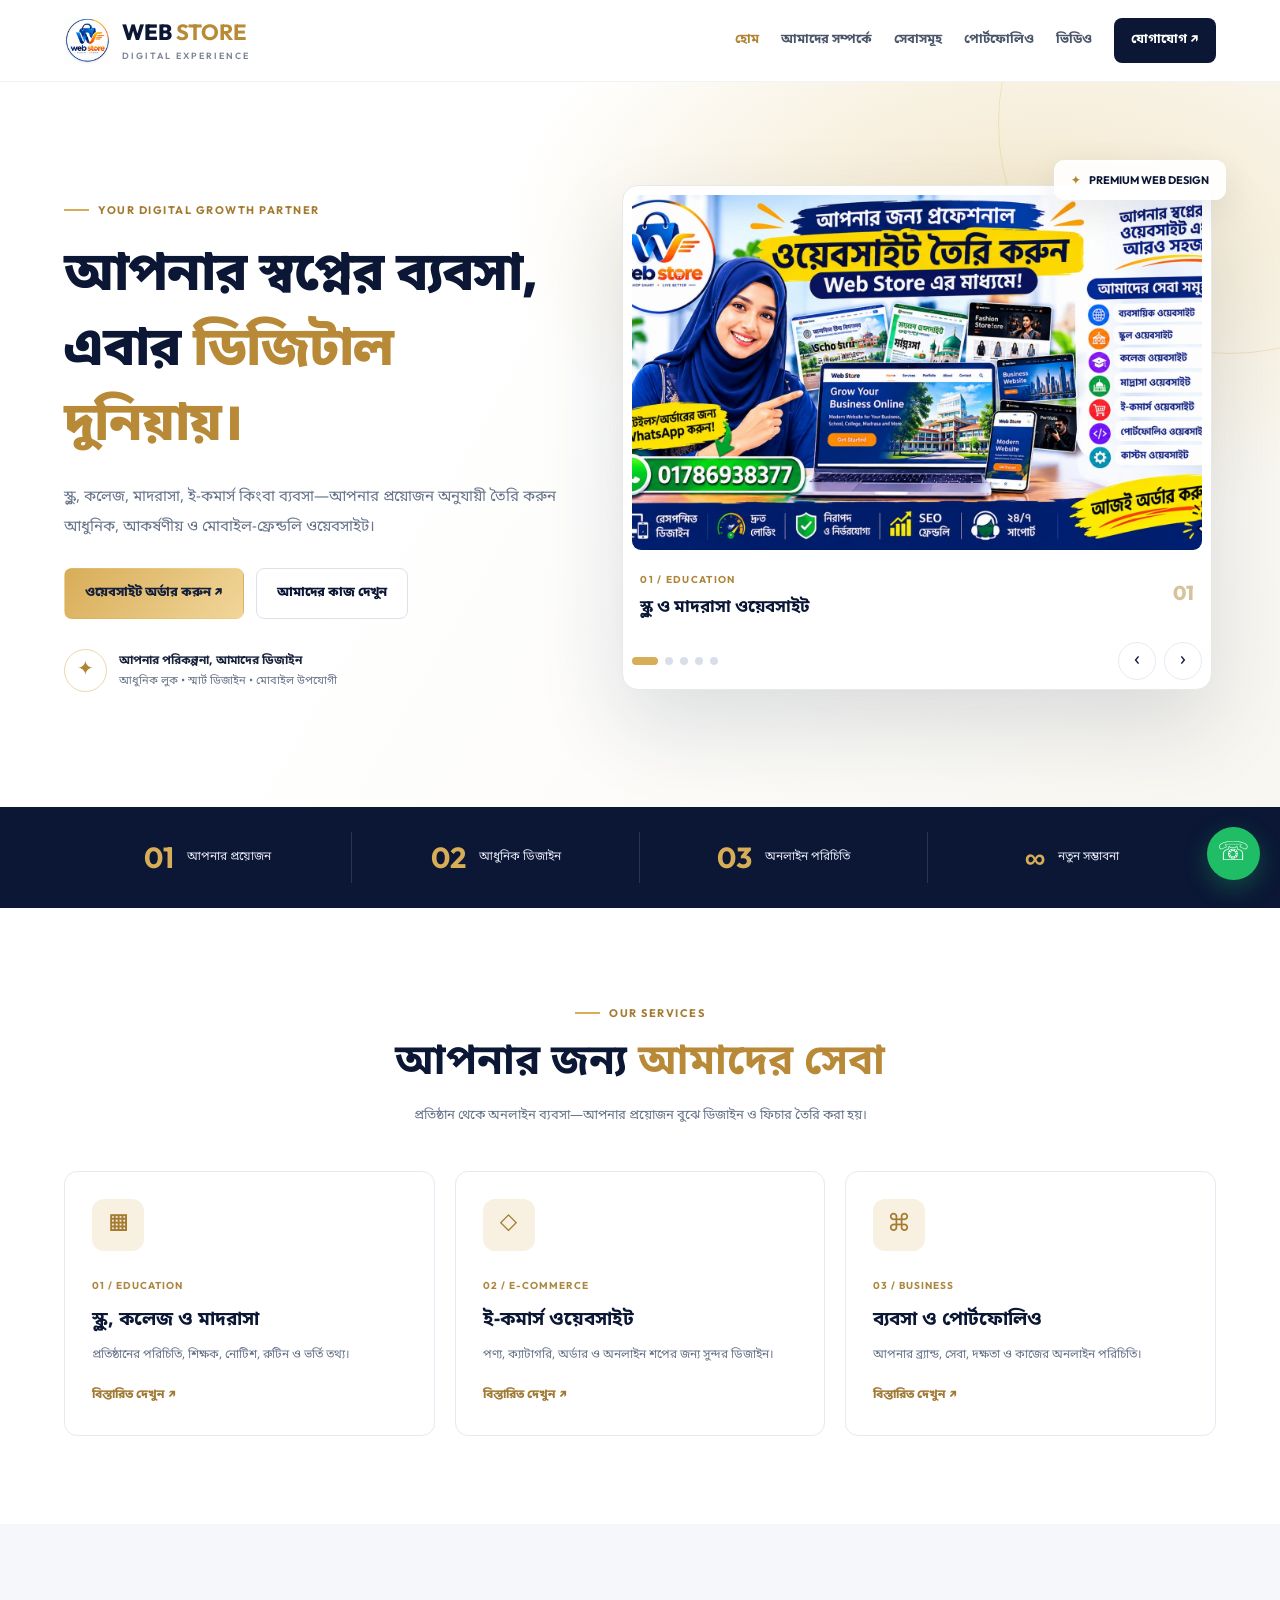
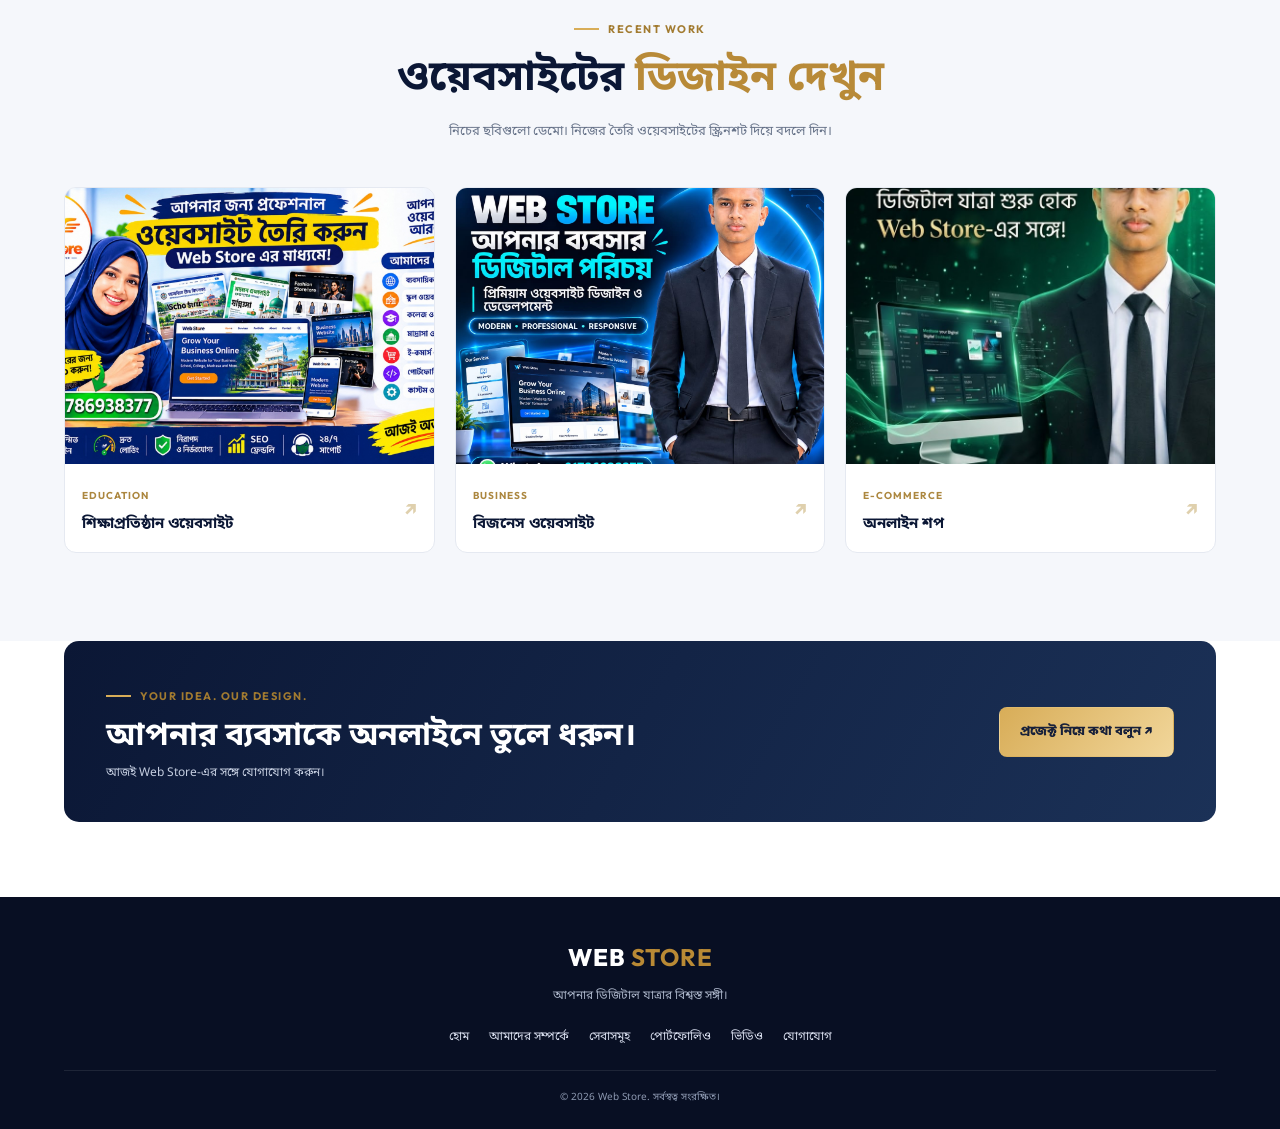
<file: index.html>
<!DOCTYPE html><html lang="bn"><head><meta charset="UTF-8"><meta name="viewport" content="width=device-width, initial-scale=1.0"><meta name="description" content="Web Store — স্কুল, মাদরাসা, ব্যবসা, ই-কমার্স ও পোর্টফোলিও ওয়েবসাইট তৈরি।"><title>Premium Website Design | Web Store</title><link rel="stylesheet" href="style.css"><link rel="preconnect" href="https://fonts.googleapis.com"><link rel="preconnect" href="https://fonts.gstatic.com" crossorigin></head><body><header class="header"><a class="brand" href="index.html"><img src="images/logo.png" alt="Web Store Logo" onerror="this.style.display='none'"><span class="brand-name">WEB <b>STORE</b><small>DIGITAL EXPERIENCE</small></span></a><button class="menu-toggle" id="menuToggle" aria-label="মেনু খুলুন">☰</button><nav class="nav" id="nav"><a href="index.html" class="active">হোম</a><a href="about.html" class="">আমাদের সম্পর্কে</a><a href="services.html" class="">সেবাসমূহ</a><a href="portfolio.html" class="">পোর্টফোলিও</a><a href="videos.html" class="">ভিডিও</a><a href="contact.html" class="nav-cta ">যোগাযোগ ↗</a></nav></header><main><section class="hero"><div class="container hero-grid"><div class="hero-copy reveal"><span class="eyebrow">YOUR DIGITAL GROWTH PARTNER</span><h1>আপনার স্বপ্নের ব্যবসা,<br>এবার <span>ডিজিটাল দুনিয়ায়।</span></h1><p>স্কুল, কলেজ, মাদরাসা, ই-কমার্স কিংবা ব্যবসা—আপনার প্রয়োজন অনুযায়ী তৈরি করুন আধুনিক, আকর্ষণীয় ও মোবাইল-ফ্রেন্ডলি ওয়েবসাইট।</p><div class="buttons"><a class="btn btn-gold" href="https://wa.me/8801786938377?text=আমি%20Web%20Store%20থেকে%20ওয়েবসাইট%20তৈরি%20করতে%20চাই" target="_blank" rel="noopener">ওয়েবসাইট অর্ডার করুন ↗</a><a class="btn btn-outline" href="portfolio.html">আমাদের কাজ দেখুন</a></div><div class="hero-note"><span class="spark">✦</span><div><b>আপনার পরিকল্পনা, আমাদের ডিজাইন</b><small>আধুনিক লুক • স্মার্ট ডিজাইন • মোবাইল উপযোগী</small></div></div></div><div class="showcase reveal"><div class="showcase-glow"></div><div class="float-tag"><span>✦</span> PREMIUM WEB DESIGN</div><div class="slider">
<div class="slide active"><img src="images/website-1.jpg" alt="শিক্ষাপ্রতিষ্ঠানের ওয়েবসাইট প্রিভিউ"><div class="slide-caption"><div><small>01 / EDUCATION</small><h3>স্কুল ও মাদরাসা ওয়েবসাইট</h3></div><span class="slide-count">01</span></div></div>
<div class="slide"><img src="images/website-2.jpg" alt="ব্যবসায়িক ওয়েবসাইট প্রিভিউ"><div class="slide-caption"><div><small>02 / BUSINESS</small><h3>আধুনিক বিজনেস ওয়েবসাইট</h3></div><span class="slide-count">02</span></div></div>
<div class="slide"><img src="images/website-3.jpg" alt="অনলাইন শপ ওয়েবসাইট প্রিভিউ"><div class="slide-caption"><div><small>03 / E-COMMERCE</small><h3>প্রিমিয়াম অনলাইন শপ</h3></div><span class="slide-count">03</span></div></div>
<div class="slide"><img src="images/website-4.jpg" alt="পোর্টফোলিও ওয়েবসাইট প্রিভিউ"><div class="slide-caption"><div><small>04 / PORTFOLIO</small><h3>ক্রিয়েটিভ পোর্টফোলিও</h3></div><span class="slide-count">04</span></div></div>
<div class="slide"><img src="images/website-5.jpg" alt="কাস্টম ওয়েবসাইট প্রিভিউ"><div class="slide-caption"><div><small>05 / CUSTOM DESIGN</small><h3>আপনার আইডিয়ায় কাস্টম ওয়েবসাইট</h3></div><span class="slide-count">05</span></div></div>
<div class="slider-controls"><div class="slider-dots"><button class="active" aria-label="স্লাইড ১"></button><button aria-label="স্লাইড ২"></button><button aria-label="স্লাইড ৩"></button><button aria-label="স্লাইড ৪"></button><button aria-label="স্লাইড ৫"></button></div><div class="slider-arrows"><button id="prevSlide" aria-label="আগের ছবি">‹</button><button id="nextSlide" aria-label="পরের ছবি">›</button></div></div></div></div></div></section><section class="stats"><div class="container stats-grid"><div><strong>01</strong><span>আপনার প্রয়োজন</span></div><div><strong>02</strong><span>আধুনিক ডিজাইন</span></div><div><strong>03</strong><span>অনলাইন পরিচিতি</span></div><div><strong>∞</strong><span>নতুন সম্ভাবনা</span></div></div></section><section class="section"><div class="container"><div class="heading reveal"><span class="eyebrow">OUR SERVICES</span><h2>আপনার জন্য <span>আমাদের সেবা</span></h2><p>প্রতিষ্ঠান থেকে অনলাইন ব্যবসা—আপনার প্রয়োজন বুঝে ডিজাইন ও ফিচার তৈরি করা হয়।</p></div><div class="cards"><article class="card reveal"><div class="icon-box">▦</div><small>01 / EDUCATION</small><h3>স্কুল, কলেজ ও মাদরাসা</h3><p>প্রতিষ্ঠানের পরিচিতি, শিক্ষক, নোটিশ, রুটিন ও ভর্তি তথ্য।</p><a class="text-link" href="services.html">বিস্তারিত দেখুন ↗</a></article><article class="card reveal"><div class="icon-box">◇</div><small>02 / E-COMMERCE</small><h3>ই-কমার্স ওয়েবসাইট</h3><p>পণ্য, ক্যাটাগরি, অর্ডার ও অনলাইন শপের জন্য সুন্দর ডিজাইন।</p><a class="text-link" href="services.html">বিস্তারিত দেখুন ↗</a></article><article class="card reveal"><div class="icon-box">⌘</div><small>03 / BUSINESS</small><h3>ব্যবসা ও পোর্টফোলিও</h3><p>আপনার ব্র্যান্ড, সেবা, দক্ষতা ও কাজের অনলাইন পরিচিতি।</p><a class="text-link" href="services.html">বিস্তারিত দেখুন ↗</a></article></div></div></section><section class="section section-soft"><div class="container"><div class="heading reveal"><span class="eyebrow">RECENT WORK</span><h2>ওয়েবসাইটের <span>ডিজাইন দেখুন</span></h2><p>নিচের ছবিগুলো ডেমো। নিজের তৈরি ওয়েবসাইটের স্ক্রিনশট দিয়ে বদলে দিন।</p></div><div class="cards"><a class="project reveal" href="portfolio.html"><div class="project-image"><img src="images/website-1.jpg" alt="শিক্ষাপ্রতিষ্ঠান ওয়েবসাইট"></div><div class="project-meta"><div><small>EDUCATION</small><h3>শিক্ষাপ্রতিষ্ঠান ওয়েবসাইট</h3></div><b>↗</b></div></a><a class="project reveal" href="portfolio.html"><div class="project-image"><img src="images/website-2.jpg" alt="বিজনেস ওয়েবসাইট"></div><div class="project-meta"><div><small>BUSINESS</small><h3>বিজনেস ওয়েবসাইট</h3></div><b>↗</b></div></a><a class="project reveal" href="portfolio.html"><div class="project-image"><img src="images/website-3.jpg" alt="অনলাইন শপ"></div><div class="project-meta"><div><small>E-COMMERCE</small><h3>অনলাইন শপ</h3></div><b>↗</b></div></a></div></div></section><section class="cta"><div><span class="eyebrow">YOUR IDEA. OUR DESIGN.</span><h2>আপনার ব্যবসাকে অনলাইনে তুলে ধরুন।</h2><p>আজই Web Store-এর সঙ্গে যোগাযোগ করুন।</p></div><a class="btn btn-gold" href="contact.html">প্রজেক্ট নিয়ে কথা বলুন ↗</a></section></main><footer class="footer"><a class="footer-brand" href="index.html">WEB <b>STORE</b></a><p>আপনার ডিজিটাল যাত্রার বিশ্বস্ত সঙ্গী।</p><div class="footer-links"><a href="index.html">হোম</a><a href="about.html">আমাদের সম্পর্কে</a><a href="services.html">সেবাসমূহ</a><a href="portfolio.html">পোর্টফোলিও</a><a href="videos.html">ভিডিও</a><a href="contact.html">যোগাযোগ</a></div><small>© <span id="year"></span> Web Store. সর্বস্বত্ব সংরক্ষিত।</small></footer><a class="whatsapp-float" href="https://wa.me/8801786938377" target="_blank" rel="noopener" aria-label="WhatsApp">☏</a><script>const menuToggle=document.getElementById('menuToggle'),nav=document.getElementById('nav');menuToggle.addEventListener('click',()=>{nav.classList.toggle('open');menuToggle.textContent=nav.classList.contains('open')?'✕':'☰'});document.getElementById('year').textContent=new Date().getFullYear();const obs=new IntersectionObserver(entries=>entries.forEach(e=>{if(e.isIntersecting){e.target.classList.add('visible');obs.unobserve(e.target)}}),{threshold:.12});document.querySelectorAll('.reveal').forEach(el=>obs.observe(el));let currentSlide=0;const slides=[...document.querySelectorAll('.slide')],dots=[...document.querySelectorAll('.slider-dots button')];function showSlide(i){currentSlide=(i+slides.length)%slides.length;slides.forEach((s,n)=>{s.classList.toggle('active',n===currentSlide);const v=s.querySelector('video');if(v){v.pause();v.currentTime=0}});dots.forEach((d,n)=>d.classList.toggle('active',n===currentSlide))}document.getElementById('prevSlide').addEventListener('click',()=>showSlide(currentSlide-1));document.getElementById('nextSlide').addEventListener('click',()=>showSlide(currentSlide+1));dots.forEach((d,i)=>d.addEventListener('click',()=>showSlide(i)));let sliderTimer=setInterval(()=>showSlide(currentSlide+1),5000);document.querySelector('.slider').addEventListener('mouseenter',()=>clearInterval(sliderTimer));document.querySelector('.slider').addEventListener('mouseleave',()=>sliderTimer=setInterval(()=>showSlide(currentSlide+1),5000));</script></body></html>
</file>
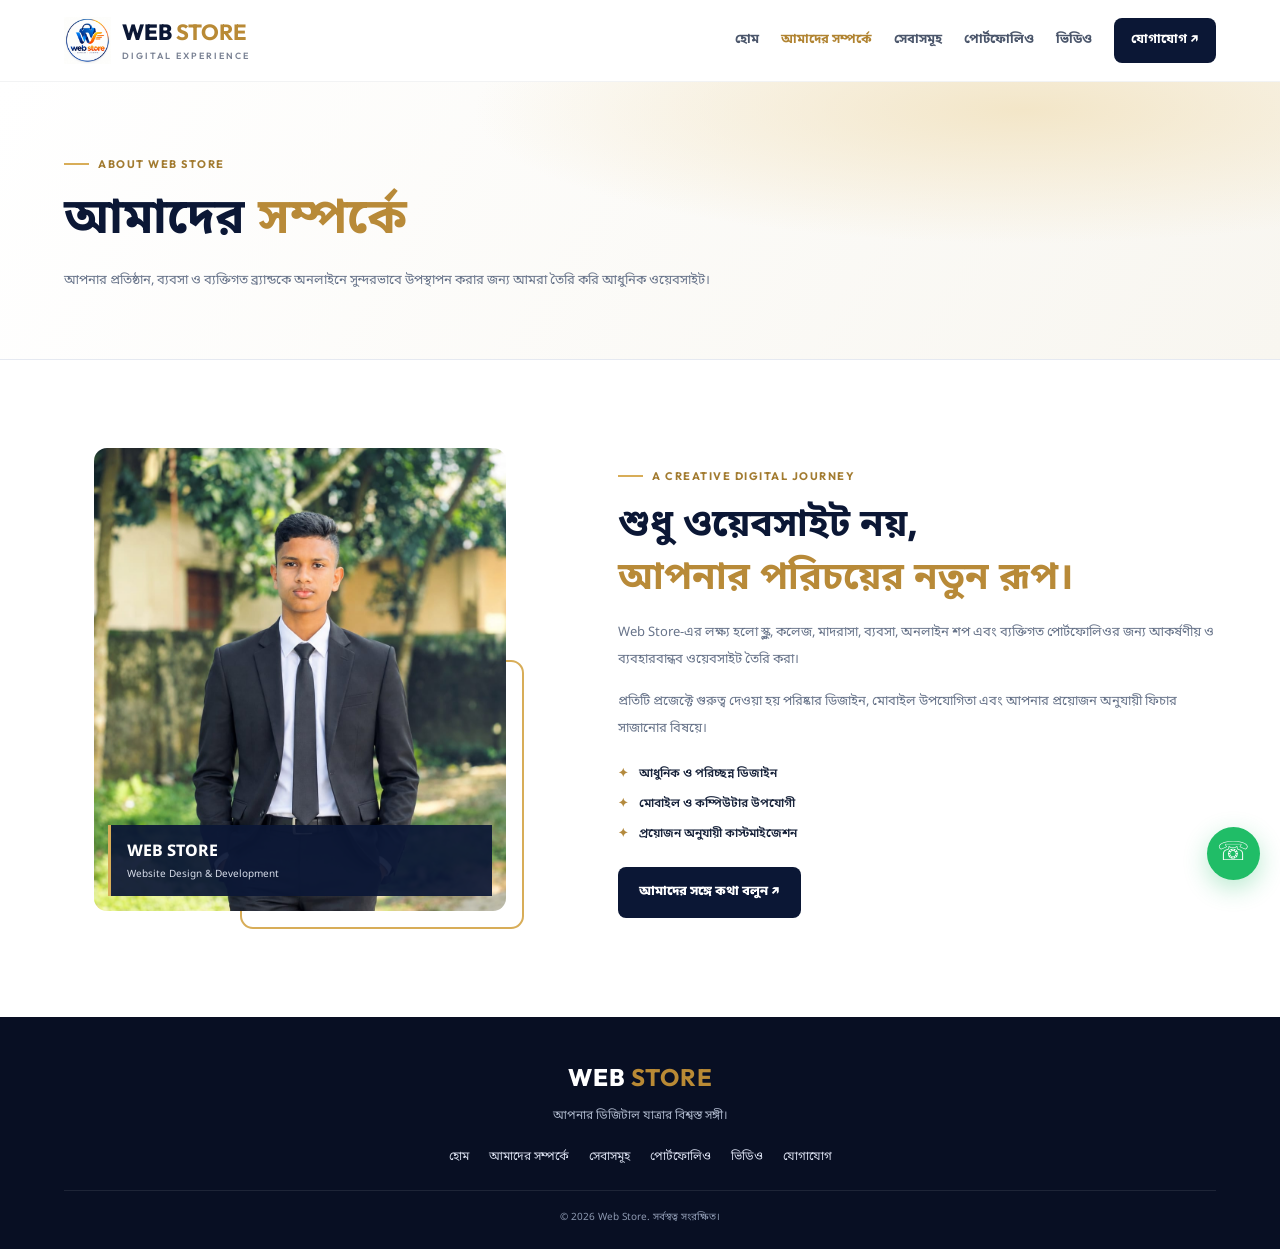
<file: about.html>
<!DOCTYPE html><html lang="bn"><head><meta charset="UTF-8"><meta name="viewport" content="width=device-width, initial-scale=1.0"><meta name="description" content="Web Store — স্কুল, মাদরাসা, ব্যবসা, ই-কমার্স ও পোর্টফোলিও ওয়েবসাইট তৈরি।"><title>আমাদের সম্পর্কে | Web Store</title><link rel="stylesheet" href="style.css"><link rel="preconnect" href="https://fonts.googleapis.com"><link rel="preconnect" href="https://fonts.gstatic.com" crossorigin></head><body><header class="header"><a class="brand" href="index.html"><img src="images/logo.png" alt="Web Store Logo" onerror="this.style.display='none'"><span class="brand-name">WEB <b>STORE</b><small>DIGITAL EXPERIENCE</small></span></a><button class="menu-toggle" id="menuToggle" aria-label="মেনু খুলুন">☰</button><nav class="nav" id="nav"><a href="index.html" class="">হোম</a><a href="about.html" class="active">আমাদের সম্পর্কে</a><a href="services.html" class="">সেবাসমূহ</a><a href="portfolio.html" class="">পোর্টফোলিও</a><a href="videos.html" class="">ভিডিও</a><a href="contact.html" class="nav-cta ">যোগাযোগ ↗</a></nav></header><main><section class="page-hero"><div class="container"><span class="eyebrow">ABOUT WEB STORE</span><h1>আমাদের <span class="gold-text">সম্পর্কে</span></h1><p>আপনার প্রতিষ্ঠান, ব্যবসা ও ব্যক্তিগত ব্র্যান্ডকে অনলাইনে সুন্দরভাবে উপস্থাপন করার জন্য আমরা তৈরি করি আধুনিক ওয়েবসাইট।</p></div></section><section class="section"><div class="container about-grid"><div class="portrait reveal"><img src="images/mustakim.jpg" alt="Web Store প্রতিষ্ঠাতা মুস্তাকিম"><div class="portrait-label"><b>WEB STORE</b><small>Website Design & Development</small></div></div><div class="about-copy reveal"><span class="eyebrow">A CREATIVE DIGITAL JOURNEY</span><h2>শুধু ওয়েবসাইট নয়,<br><span class="gold-text">আপনার পরিচয়ের নতুন রূপ।</span></h2><p>Web Store-এর লক্ষ্য হলো স্কুল, কলেজ, মাদরাসা, ব্যবসা, অনলাইন শপ এবং ব্যক্তিগত পোর্টফোলিওর জন্য আকর্ষণীয় ও ব্যবহারবান্ধব ওয়েবসাইট তৈরি করা।</p><p>প্রতিটি প্রজেক্টে গুরুত্ব দেওয়া হয় পরিষ্কার ডিজাইন, মোবাইল উপযোগিতা এবং আপনার প্রয়োজন অনুযায়ী ফিচার সাজানোর বিষয়ে।</p><div class="check-list"><div><span>✦</span> আধুনিক ও পরিচ্ছন্ন ডিজাইন</div><div><span>✦</span> মোবাইল ও কম্পিউটার উপযোগী</div><div><span>✦</span> প্রয়োজন অনুযায়ী কাস্টমাইজেশন</div></div><a class="btn btn-dark" href="contact.html">আমাদের সঙ্গে কথা বলুন ↗</a></div></div></section></main><footer class="footer"><a class="footer-brand" href="index.html">WEB <b>STORE</b></a><p>আপনার ডিজিটাল যাত্রার বিশ্বস্ত সঙ্গী।</p><div class="footer-links"><a href="index.html">হোম</a><a href="about.html">আমাদের সম্পর্কে</a><a href="services.html">সেবাসমূহ</a><a href="portfolio.html">পোর্টফোলিও</a><a href="videos.html">ভিডিও</a><a href="contact.html">যোগাযোগ</a></div><small>© <span id="year"></span> Web Store. সর্বস্বত্ব সংরক্ষিত।</small></footer><a class="whatsapp-float" href="https://wa.me/8801786938377" target="_blank" rel="noopener" aria-label="WhatsApp">☏</a><script>const menuToggle=document.getElementById('menuToggle'),nav=document.getElementById('nav');menuToggle.addEventListener('click',()=>{nav.classList.toggle('open');menuToggle.textContent=nav.classList.contains('open')?'✕':'☰'});document.getElementById('year').textContent=new Date().getFullYear();const obs=new IntersectionObserver(entries=>entries.forEach(e=>{if(e.isIntersecting){e.target.classList.add('visible');obs.unobserve(e.target)}}),{threshold:.12});document.querySelectorAll('.reveal').forEach(el=>obs.observe(el));</script></body></html>
</file>
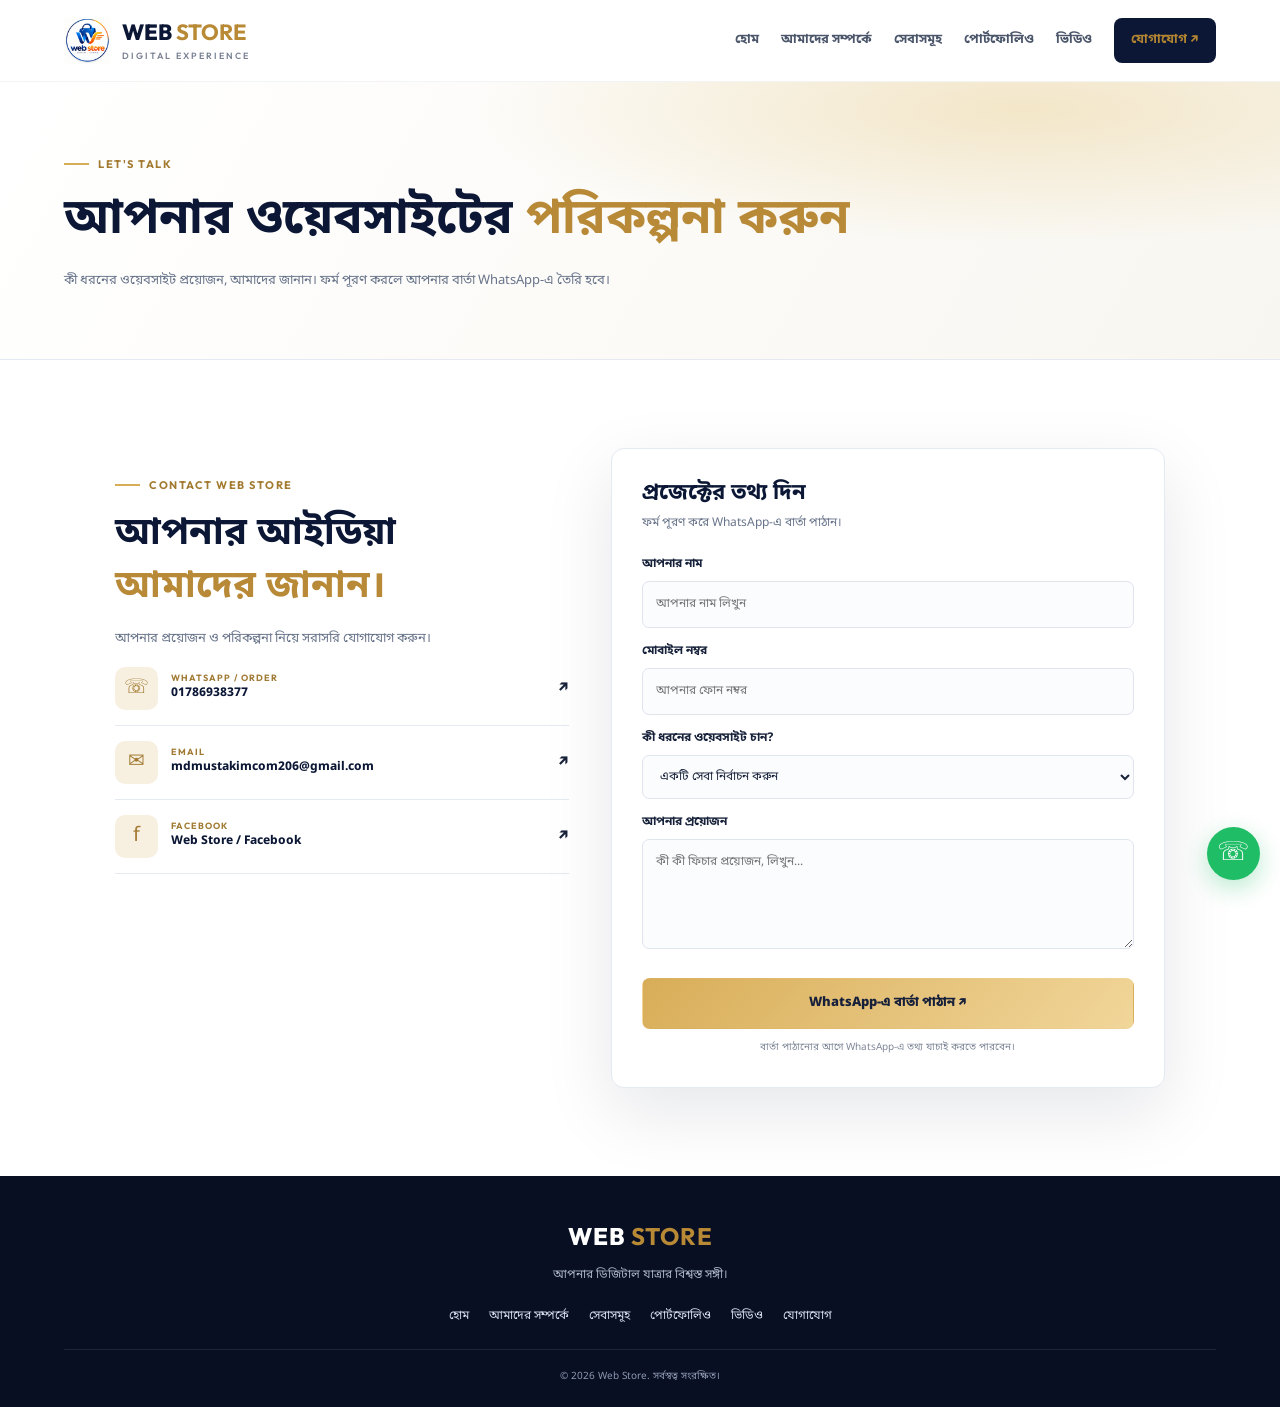
<file: contact.html>
<!DOCTYPE html><html lang="bn"><head><meta charset="UTF-8"><meta name="viewport" content="width=device-width, initial-scale=1.0"><meta name="description" content="Web Store — স্কুল, মাদরাসা, ব্যবসা, ই-কমার্স ও পোর্টফোলিও ওয়েবসাইট তৈরি।"><title>যোগাযোগ | Web Store</title><link rel="stylesheet" href="style.css"><link rel="preconnect" href="https://fonts.googleapis.com"><link rel="preconnect" href="https://fonts.gstatic.com" crossorigin></head><body><header class="header"><a class="brand" href="index.html"><img src="images/logo.png" alt="Web Store Logo" onerror="this.style.display='none'"><span class="brand-name">WEB <b>STORE</b><small>DIGITAL EXPERIENCE</small></span></a><button class="menu-toggle" id="menuToggle" aria-label="মেনু খুলুন">☰</button><nav class="nav" id="nav"><a href="index.html" class="">হোম</a><a href="about.html" class="">আমাদের সম্পর্কে</a><a href="services.html" class="">সেবাসমূহ</a><a href="portfolio.html" class="">পোর্টফোলিও</a><a href="videos.html" class="">ভিডিও</a><a href="contact.html" class="nav-cta active">যোগাযোগ ↗</a></nav></header><main><section class="page-hero"><div class="container"><span class="eyebrow">LET'S TALK</span><h1>আপনার ওয়েবসাইটের <span class="gold-text">পরিকল্পনা করুন</span></h1><p>কী ধরনের ওয়েবসাইট প্রয়োজন, আমাদের জানান। ফর্ম পূরণ করলে আপনার বার্তা WhatsApp-এ তৈরি হবে।</p></div></section><section class="section"><div class="container contact-grid"><div class="contact-panel reveal"><span class="eyebrow">CONTACT WEB STORE</span><h2>আপনার আইডিয়া<br><span class="gold-text">আমাদের জানান।</span></h2><p>আপনার প্রয়োজন ও পরিকল্পনা নিয়ে সরাসরি যোগাযোগ করুন।</p><a class="contact-item" href="https://wa.me/8801786938377" target="_blank" rel="noopener"><span class="contact-icon">☏</span><div><small>WHATSAPP / ORDER</small><strong>01786938377</strong></div><b>↗</b></a><a class="contact-item" href="mailto:mdmustakimcom206@gmail.com"><span class="contact-icon">✉</span><div><small>EMAIL</small><strong>mdmustakimcom206@gmail.com</strong></div><b>↗</b></a><a class="contact-item" href="https://www.facebook.com/profile.php?id=61595481681182" target="_blank" rel="noopener"><span class="contact-icon">f</span><div><small>FACEBOOK</small><strong>Web Store / Facebook</strong></div><b>↗</b></a></div><form class="contact-form reveal" id="contactForm"><h3>প্রজেক্টের তথ্য দিন</h3><p>ফর্ম পূরণ করে WhatsApp-এ বার্তা পাঠান।</p><label for="name">আপনার নাম</label><input id="name" name="name" type="text" placeholder="আপনার নাম লিখুন" required><label for="phone">মোবাইল নম্বর</label><input id="phone" name="phone" type="tel" placeholder="আপনার ফোন নম্বর" required><label for="project">কী ধরনের ওয়েবসাইট চান?</label><select id="project" name="project" required><option value="">একটি সেবা নির্বাচন করুন</option><option>স্কুল / কলেজ ওয়েবসাইট</option><option>মাদরাসা ওয়েবসাইট</option><option>ই-কমার্স ওয়েবসাইট</option><option>ব্যবসায়িক ওয়েবসাইট</option><option>পোর্টফোলিও ওয়েবসাইট</option><option>কাস্টম ওয়েবসাইট</option></select><label for="details">আপনার প্রয়োজন</label><textarea id="details" name="details" rows="4" placeholder="কী কী ফিচার প্রয়োজন, লিখুন..."></textarea><button type="submit" class="btn btn-gold">WhatsApp-এ বার্তা পাঠান ↗</button><small class="note">বার্তা পাঠানোর আগে WhatsApp-এ তথ্য যাচাই করতে পারবেন।</small></form></div></section></main><footer class="footer"><a class="footer-brand" href="index.html">WEB <b>STORE</b></a><p>আপনার ডিজিটাল যাত্রার বিশ্বস্ত সঙ্গী।</p><div class="footer-links"><a href="index.html">হোম</a><a href="about.html">আমাদের সম্পর্কে</a><a href="services.html">সেবাসমূহ</a><a href="portfolio.html">পোর্টফোলিও</a><a href="videos.html">ভিডিও</a><a href="contact.html">যোগাযোগ</a></div><small>© <span id="year"></span> Web Store. সর্বস্বত্ব সংরক্ষিত।</small></footer><a class="whatsapp-float" href="https://wa.me/8801786938377" target="_blank" rel="noopener" aria-label="WhatsApp">☏</a><script>const menuToggle=document.getElementById('menuToggle'),nav=document.getElementById('nav');menuToggle.addEventListener('click',()=>{nav.classList.toggle('open');menuToggle.textContent=nav.classList.contains('open')?'✕':'☰'});document.getElementById('year').textContent=new Date().getFullYear();const obs=new IntersectionObserver(entries=>entries.forEach(e=>{if(e.isIntersecting){e.target.classList.add('visible');obs.unobserve(e.target)}}),{threshold:.12});document.querySelectorAll('.reveal').forEach(el=>obs.observe(el));document.getElementById('contactForm').addEventListener('submit',function(e){e.preventDefault();const name=document.getElementById('name').value.trim(),phone=document.getElementById('phone').value.trim(),project=document.getElementById('project').value,details=document.getElementById('details').value.trim();const msg='আসসালামু আলাইকুম, Web Store।\nআমি ওয়েবসাইট তৈরি করতে চাই।\n\nনাম: '+name+'\nমোবাইল: '+phone+'\nওয়েবসাইটের ধরন: '+project+'\nবিস্তারিত: '+(details||'পরে আলোচনা করব');window.open('https://wa.me/8801786938377?text='+encodeURIComponent(msg),'_blank')});</script></body></html>
</file>
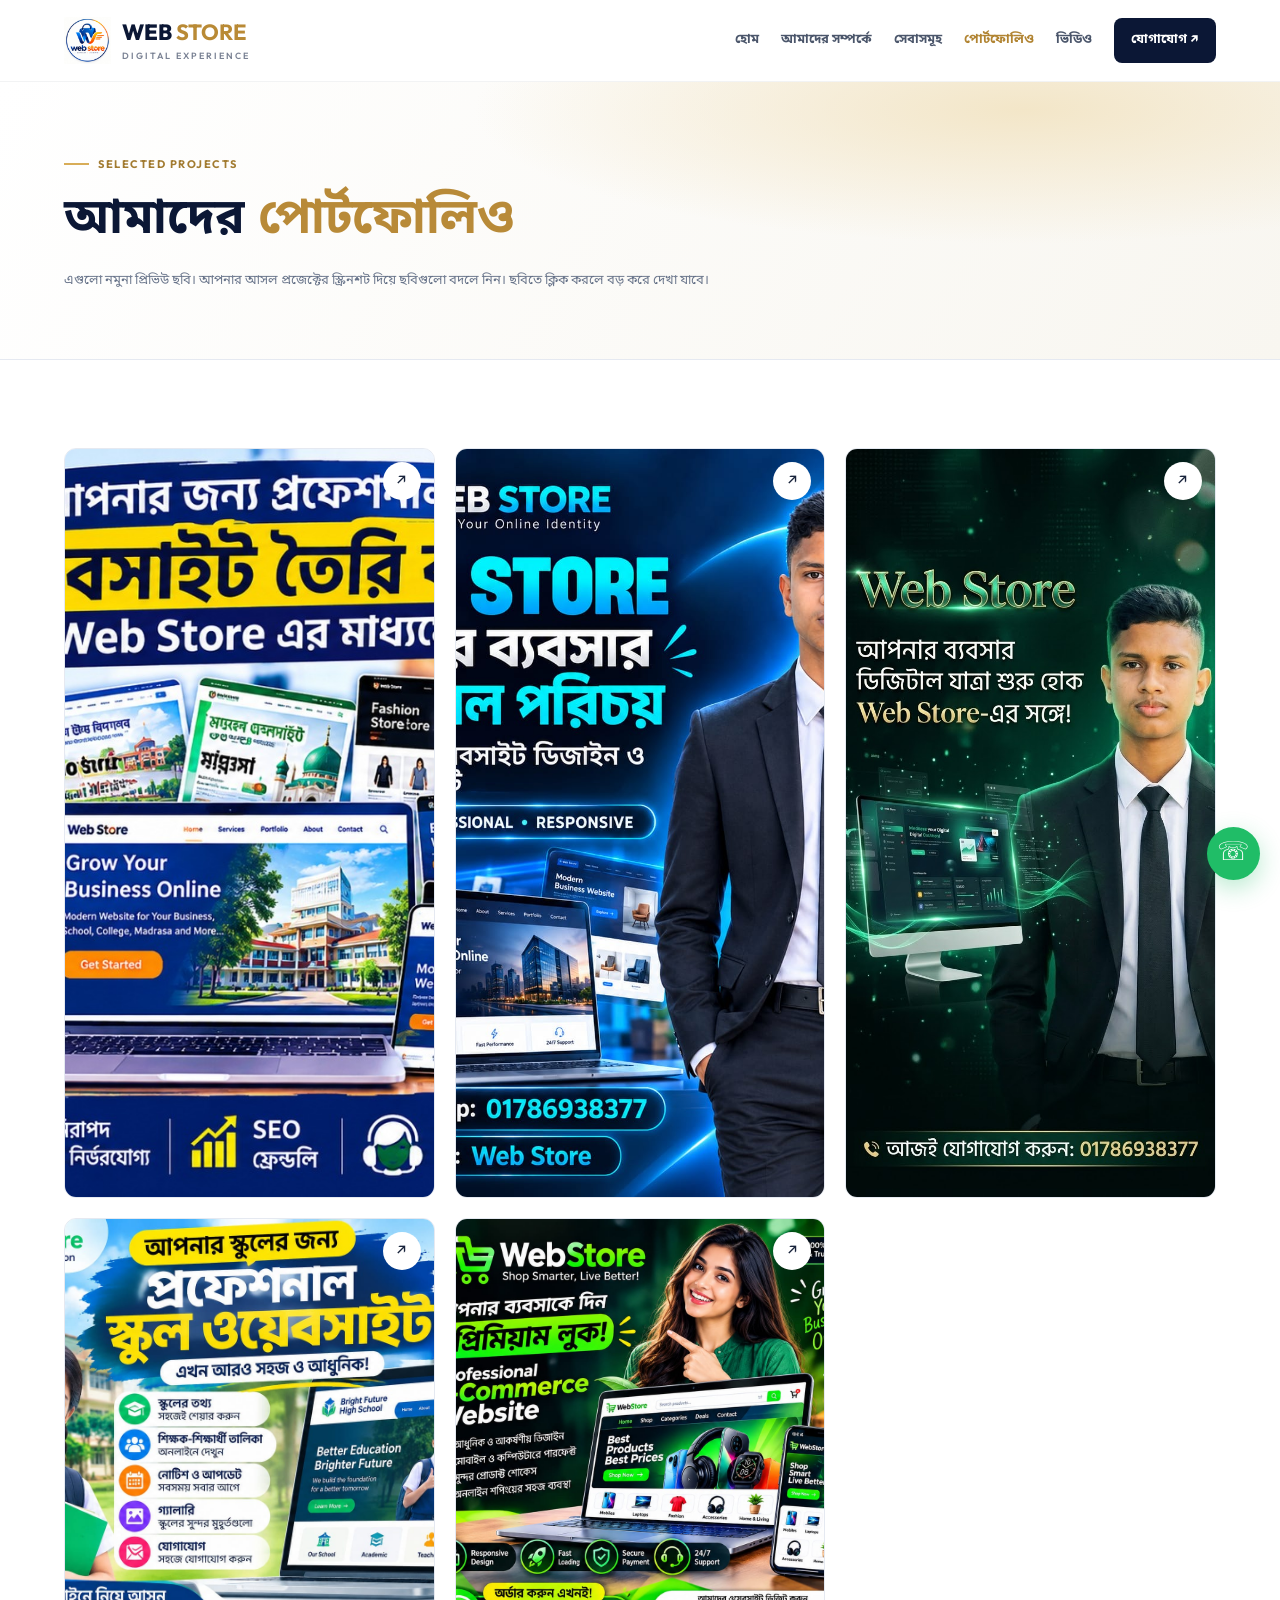
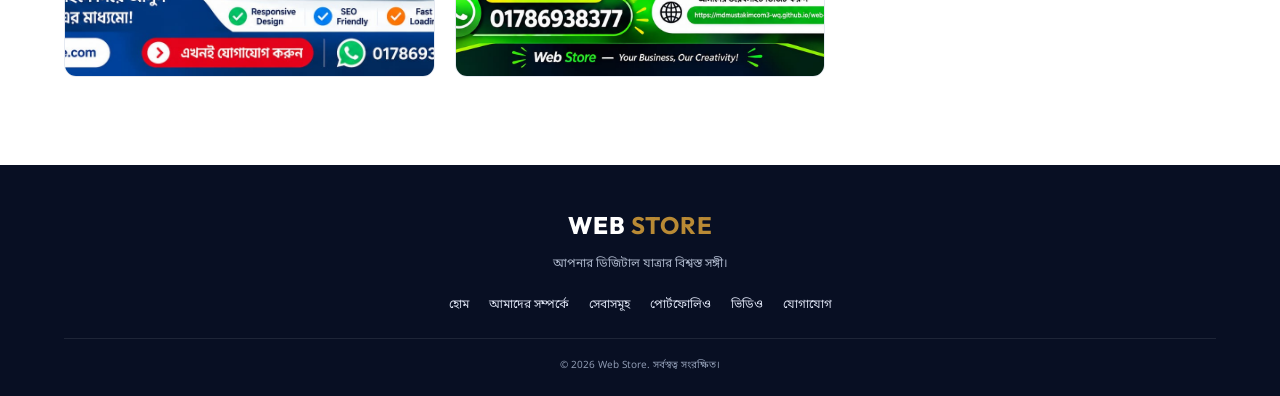
<file: portfolio.html>
<!DOCTYPE html><html lang="bn"><head><meta charset="UTF-8"><meta name="viewport" content="width=device-width, initial-scale=1.0"><meta name="description" content="Web Store — স্কুল, মাদরাসা, ব্যবসা, ই-কমার্স ও পোর্টফোলিও ওয়েবসাইট তৈরি।"><title>পোর্টফোলিও | Web Store</title><link rel="stylesheet" href="style.css"><link rel="preconnect" href="https://fonts.googleapis.com"><link rel="preconnect" href="https://fonts.gstatic.com" crossorigin></head><body><header class="header"><a class="brand" href="index.html"><img src="images/logo.png" alt="Web Store Logo" onerror="this.style.display='none'"><span class="brand-name">WEB <b>STORE</b><small>DIGITAL EXPERIENCE</small></span></a><button class="menu-toggle" id="menuToggle" aria-label="মেনু খুলুন">☰</button><nav class="nav" id="nav"><a href="index.html" class="">হোম</a><a href="about.html" class="">আমাদের সম্পর্কে</a><a href="services.html" class="">সেবাসমূহ</a><a href="portfolio.html" class="active">পোর্টফোলিও</a><a href="videos.html" class="">ভিডিও</a><a href="contact.html" class="nav-cta ">যোগাযোগ ↗</a></nav></header><main><section class="page-hero"><div class="container"><span class="eyebrow">SELECTED PROJECTS</span><h1>আমাদের <span class="gold-text">পোর্টফোলিও</span></h1><p>এগুলো নমুনা প্রিভিউ ছবি। আপনার আসল প্রজেক্টের স্ক্রিনশট দিয়ে ছবিগুলো বদলে নিন। ছবিতে ক্লিক করলে বড় করে দেখা যাবে।</p></div></section><section class="section"><div class="container"><div class="cards"><article class="project reveal"><a class="project-image" href="images/website-1.jpg" target="_blank" rel="noopener"><img src="images/website-1.jpg" alt="ডেমো ওয়েবসাইট 1"><span>↗</span></a><div class="project-meta"><div><small>EDUCATION</small><h3>শিক্ষাপ্রতিষ্ঠান ওয়েবসাইট</h3></div><b>01</b></div></article><article class="project reveal"><a class="project-image" href="images/website-2.jpg" target="_blank" rel="noopener"><img src="images/website-2.jpg" alt="ডেমো ওয়েবসাইট 2"><span>↗</span></a><div class="project-meta"><div><small>BUSINESS</small><h3>বিজনেস ওয়েবসাইট</h3></div><b>02</b></div></article><article class="project reveal"><a class="project-image" href="images/website-3.jpg" target="_blank" rel="noopener"><img src="images/website-3.jpg" alt="ডেমো ওয়েবসাইট 3"><span>↗</span></a><div class="project-meta"><div><small>E-COMMERCE</small><h3>অনলাইন শপ</h3></div><b>03</b></div></article><article class="project reveal"><a class="project-image" href="images/website-4.jpg" target="_blank" rel="noopener"><img src="images/website-4.jpg" alt="ডেমো ওয়েবসাইট 4"><span>↗</span></a><div class="project-meta"><div><small>PORTFOLIO</small><h3>ব্যক্তিগত পোর্টফোলিও</h3></div><b>04</b></div></article><article class="project reveal"><a class="project-image" href="images/website-5.jpg" target="_blank" rel="noopener"><img src="images/website-5.jpg" alt="ডেমো ওয়েবসাইট 5"><span>↗</span></a><div class="project-meta"><div><small>CUSTOM DESIGN</small><h3>কাস্টম ওয়েবসাইট</h3></div><b>05</b></div></article></div></div></section></main><footer class="footer"><a class="footer-brand" href="index.html">WEB <b>STORE</b></a><p>আপনার ডিজিটাল যাত্রার বিশ্বস্ত সঙ্গী।</p><div class="footer-links"><a href="index.html">হোম</a><a href="about.html">আমাদের সম্পর্কে</a><a href="services.html">সেবাসমূহ</a><a href="portfolio.html">পোর্টফোলিও</a><a href="videos.html">ভিডিও</a><a href="contact.html">যোগাযোগ</a></div><small>© <span id="year"></span> Web Store. সর্বস্বত্ব সংরক্ষিত।</small></footer><a class="whatsapp-float" href="https://wa.me/8801786938377" target="_blank" rel="noopener" aria-label="WhatsApp">☏</a><script>const menuToggle=document.getElementById('menuToggle'),nav=document.getElementById('nav');menuToggle.addEventListener('click',()=>{nav.classList.toggle('open');menuToggle.textContent=nav.classList.contains('open')?'✕':'☰'});document.getElementById('year').textContent=new Date().getFullYear();const obs=new IntersectionObserver(entries=>entries.forEach(e=>{if(e.isIntersecting){e.target.classList.add('visible');obs.unobserve(e.target)}}),{threshold:.12});document.querySelectorAll('.reveal').forEach(el=>obs.observe(el));</script></body></html>
</file>
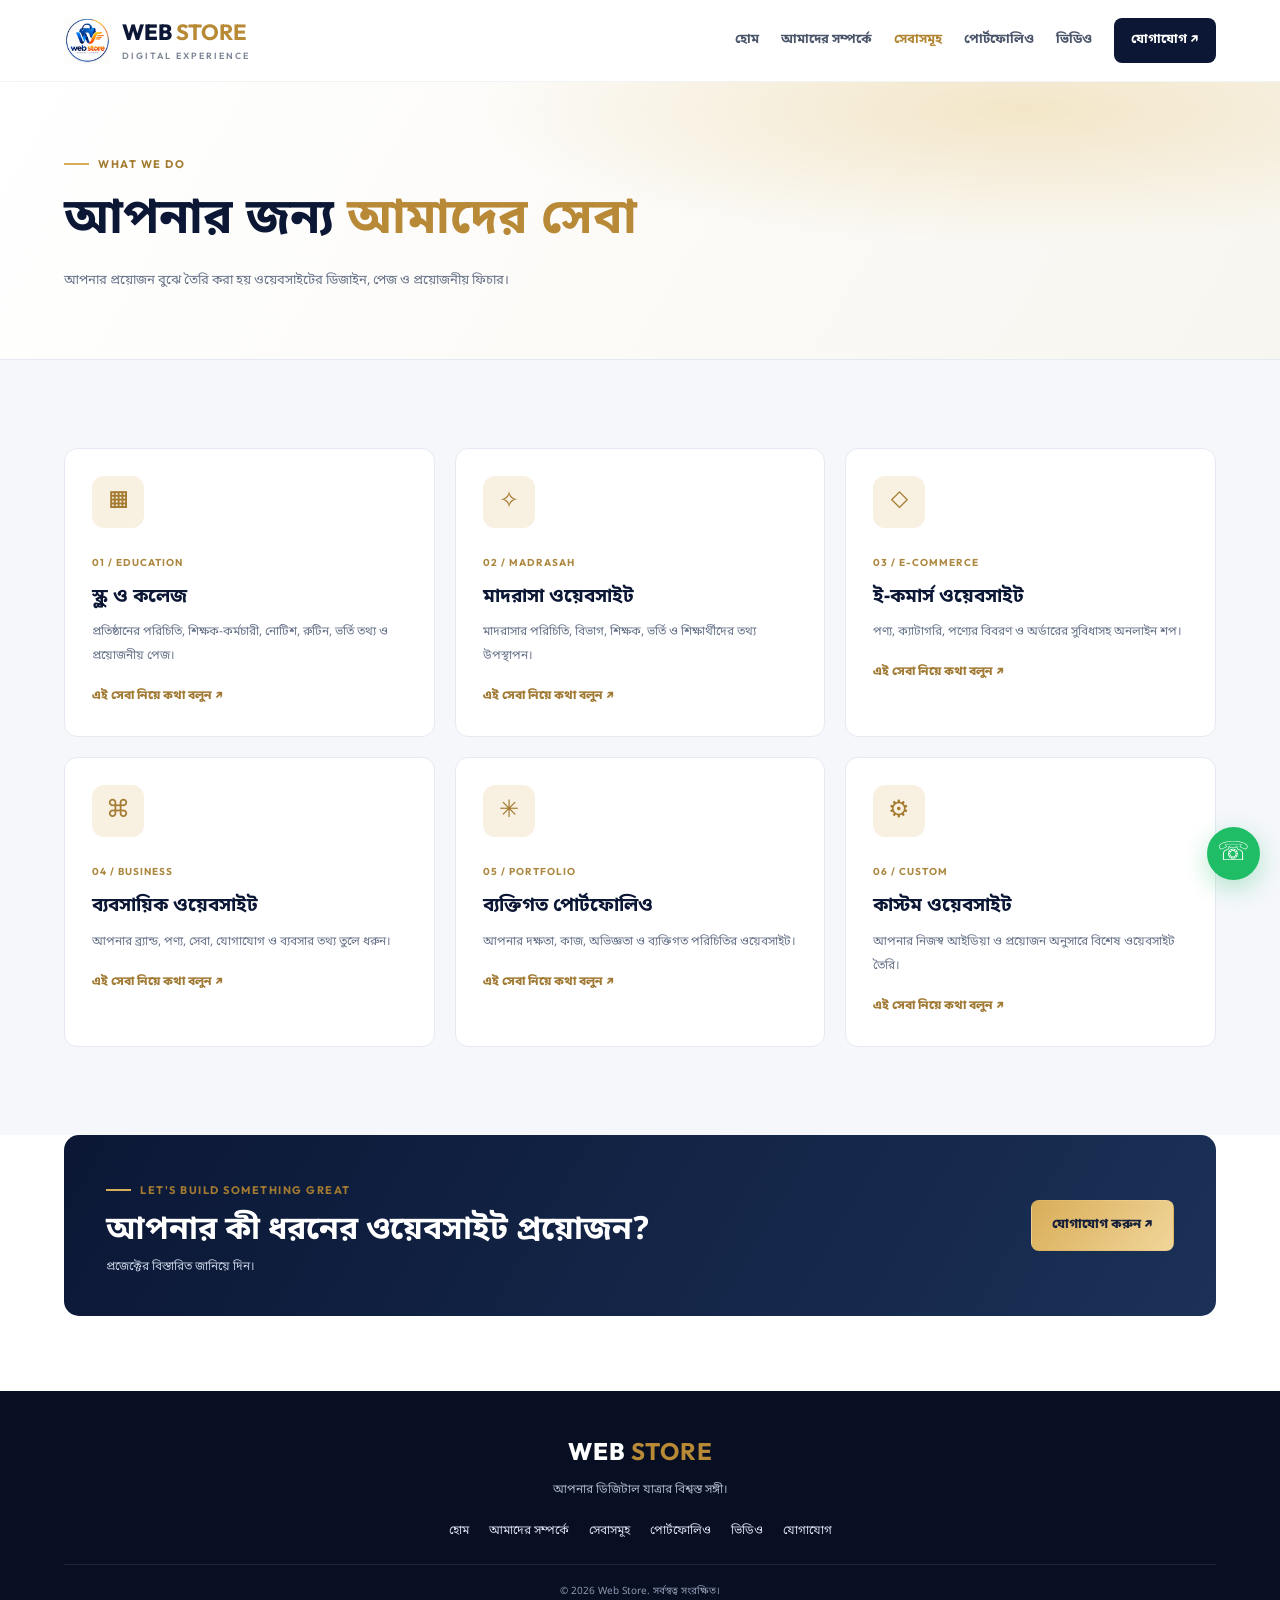
<file: services.html>
<!DOCTYPE html><html lang="bn"><head><meta charset="UTF-8"><meta name="viewport" content="width=device-width, initial-scale=1.0"><meta name="description" content="Web Store — স্কুল, মাদরাসা, ব্যবসা, ই-কমার্স ও পোর্টফোলিও ওয়েবসাইট তৈরি।"><title>আমাদের সেবাসমূহ | Web Store</title><link rel="stylesheet" href="style.css"><link rel="preconnect" href="https://fonts.googleapis.com"><link rel="preconnect" href="https://fonts.gstatic.com" crossorigin></head><body><header class="header"><a class="brand" href="index.html"><img src="images/logo.png" alt="Web Store Logo" onerror="this.style.display='none'"><span class="brand-name">WEB <b>STORE</b><small>DIGITAL EXPERIENCE</small></span></a><button class="menu-toggle" id="menuToggle" aria-label="মেনু খুলুন">☰</button><nav class="nav" id="nav"><a href="index.html" class="">হোম</a><a href="about.html" class="">আমাদের সম্পর্কে</a><a href="services.html" class="active">সেবাসমূহ</a><a href="portfolio.html" class="">পোর্টফোলিও</a><a href="videos.html" class="">ভিডিও</a><a href="contact.html" class="nav-cta ">যোগাযোগ ↗</a></nav></header><main><section class="page-hero"><div class="container"><span class="eyebrow">WHAT WE DO</span><h1>আপনার জন্য <span class="gold-text">আমাদের সেবা</span></h1><p>আপনার প্রয়োজন বুঝে তৈরি করা হয় ওয়েবসাইটের ডিজাইন, পেজ ও প্রয়োজনীয় ফিচার।</p></div></section><section class="section section-soft"><div class="container"><div class="cards"><article class="card reveal"><div class="icon-box">▦</div><small>01 / EDUCATION</small><h3>স্কুল ও কলেজ</h3><p>প্রতিষ্ঠানের পরিচিতি, শিক্ষক-কর্মচারী, নোটিশ, রুটিন, ভর্তি তথ্য ও প্রয়োজনীয় পেজ।</p><a class="text-link" href="contact.html">এই সেবা নিয়ে কথা বলুন ↗</a></article><article class="card reveal"><div class="icon-box">✧</div><small>02 / MADRASAH</small><h3>মাদরাসা ওয়েবসাইট</h3><p>মাদরাসার পরিচিতি, বিভাগ, শিক্ষক, ভর্তি ও শিক্ষার্থীদের তথ্য উপস্থাপন।</p><a class="text-link" href="contact.html">এই সেবা নিয়ে কথা বলুন ↗</a></article><article class="card reveal"><div class="icon-box">◇</div><small>03 / E-COMMERCE</small><h3>ই-কমার্স ওয়েবসাইট</h3><p>পণ্য, ক্যাটাগরি, পণ্যের বিবরণ ও অর্ডারের সুবিধাসহ অনলাইন শপ।</p><a class="text-link" href="contact.html">এই সেবা নিয়ে কথা বলুন ↗</a></article><article class="card reveal"><div class="icon-box">⌘</div><small>04 / BUSINESS</small><h3>ব্যবসায়িক ওয়েবসাইট</h3><p>আপনার ব্র্যান্ড, পণ্য, সেবা, যোগাযোগ ও ব্যবসার তথ্য তুলে ধরুন।</p><a class="text-link" href="contact.html">এই সেবা নিয়ে কথা বলুন ↗</a></article><article class="card reveal"><div class="icon-box">✳</div><small>05 / PORTFOLIO</small><h3>ব্যক্তিগত পোর্টফোলিও</h3><p>আপনার দক্ষতা, কাজ, অভিজ্ঞতা ও ব্যক্তিগত পরিচিতির ওয়েবসাইট।</p><a class="text-link" href="contact.html">এই সেবা নিয়ে কথা বলুন ↗</a></article><article class="card reveal"><div class="icon-box">⚙</div><small>06 / CUSTOM</small><h3>কাস্টম ওয়েবসাইট</h3><p>আপনার নিজস্ব আইডিয়া ও প্রয়োজন অনুসারে বিশেষ ওয়েবসাইট তৈরি।</p><a class="text-link" href="contact.html">এই সেবা নিয়ে কথা বলুন ↗</a></article></div></div></section><section class="cta"><div><span class="eyebrow">LET'S BUILD SOMETHING GREAT</span><h2>আপনার কী ধরনের ওয়েবসাইট প্রয়োজন?</h2><p>প্রজেক্টের বিস্তারিত জানিয়ে দিন।</p></div><a class="btn btn-gold" href="contact.html">যোগাযোগ করুন ↗</a></section></main><footer class="footer"><a class="footer-brand" href="index.html">WEB <b>STORE</b></a><p>আপনার ডিজিটাল যাত্রার বিশ্বস্ত সঙ্গী।</p><div class="footer-links"><a href="index.html">হোম</a><a href="about.html">আমাদের সম্পর্কে</a><a href="services.html">সেবাসমূহ</a><a href="portfolio.html">পোর্টফোলিও</a><a href="videos.html">ভিডিও</a><a href="contact.html">যোগাযোগ</a></div><small>© <span id="year"></span> Web Store. সর্বস্বত্ব সংরক্ষিত।</small></footer><a class="whatsapp-float" href="https://wa.me/8801786938377" target="_blank" rel="noopener" aria-label="WhatsApp">☏</a><script>const menuToggle=document.getElementById('menuToggle'),nav=document.getElementById('nav');menuToggle.addEventListener('click',()=>{nav.classList.toggle('open');menuToggle.textContent=nav.classList.contains('open')?'✕':'☰'});document.getElementById('year').textContent=new Date().getFullYear();const obs=new IntersectionObserver(entries=>entries.forEach(e=>{if(e.isIntersecting){e.target.classList.add('visible');obs.unobserve(e.target)}}),{threshold:.12});document.querySelectorAll('.reveal').forEach(el=>obs.observe(el));</script></body></html>
</file>
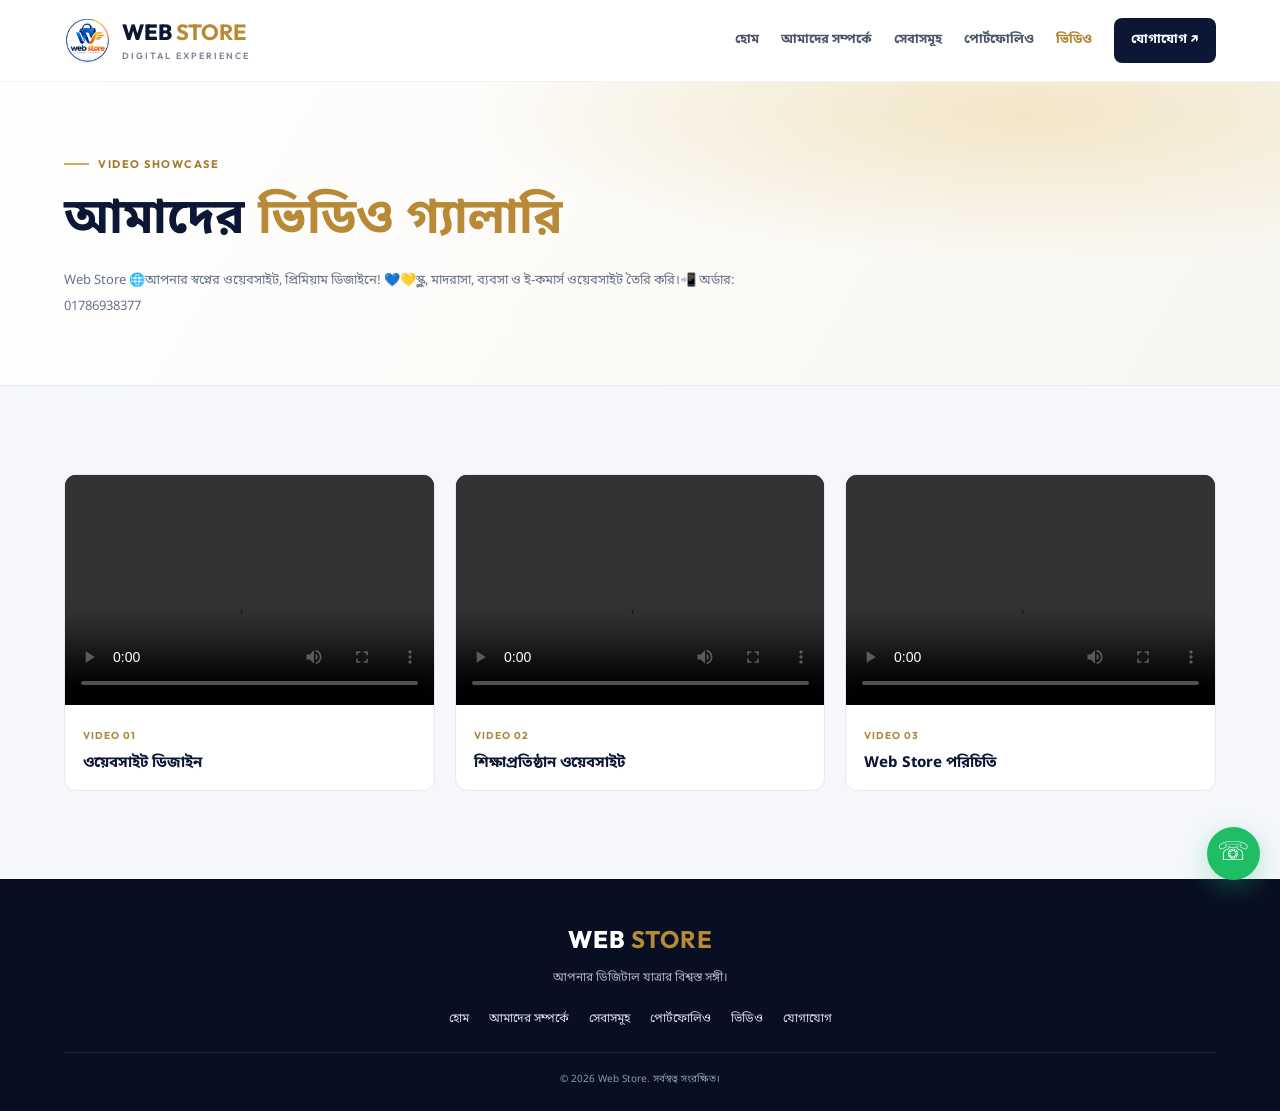
<file: videos.html>
<!DOCTYPE html><html lang="bn"><head><meta charset="UTF-8"><meta name="viewport" content="width=device-width, initial-scale=1.0"><meta name="description" content="Web Store — স্কুল, মাদরাসা, ব্যবসা, ই-কমার্স ও পোর্টফোলিও ওয়েবসাইট তৈরি।"><title>ভিডিও গ্যালারি | Web Store</title><link rel="stylesheet" href="style.css"><link rel="preconnect" href="https://fonts.googleapis.com"><link rel="preconnect" href="https://fonts.gstatic.com" crossorigin></head><body><header class="header"><a class="brand" href="index.html"><img src="images/logo.png" alt="Web Store Logo" onerror="this.style.display='none'"><span class="brand-name">WEB <b>STORE</b><small>DIGITAL EXPERIENCE</small></span></a><button class="menu-toggle" id="menuToggle" aria-label="মেনু খুলুন">☰</button><nav class="nav" id="nav"><a href="index.html" class="">হোম</a><a href="about.html" class="">আমাদের সম্পর্কে</a><a href="services.html" class="">সেবাসমূহ</a><a href="portfolio.html" class="">পোর্টফোলিও</a><a href="videos.html" class="active">ভিডিও</a><a href="contact.html" class="nav-cta ">যোগাযোগ ↗</a></nav></header><main><section class="page-hero"><div class="container"><span class="eyebrow">VIDEO SHOWCASE</span><h1>আমাদের <span class="gold-text">ভিডিও গ্যালারি</span></h1><p>Web Store 🌐আপনার স্বপ্নের ওয়েবসাইট, প্রিমিয়াম ডিজাইনে! 💙💛স্কুল, মাদরাসা, ব্যবসা ও ই-কমার্স ওয়েবসাইট তৈরি করি।📲 অর্ডার: 01786938377</p></div></section><section class="section section-soft"><div class="container"><div class="video-grid"><article class="video-card reveal"><video controls preload="metadata" playsinline><source src="images/videos/video-1.mp4" type="video/mp4">আপনার ব্রাউজার ভিডিও চালাতে পারছে না।</video><div class="video-meta"><small>VIDEO 01</small><h3>ওয়েবসাইট ডিজাইন</h3></div></article><article class="video-card reveal"><video controls preload="metadata" playsinline><source src="images/videos/video-2.mp4" type="video/mp4">আপনার ব্রাউজার ভিডিও চালাতে পারছে না।</video><div class="video-meta"><small>VIDEO 02</small><h3>শিক্ষাপ্রতিষ্ঠান ওয়েবসাইট</h3></div></article><article class="video-card reveal"><video controls preload="metadata" playsinline><source src="images/videos/video-3.mp4" type="video/mp4">আপনার ব্রাউজার ভিডিও চালাতে পারছে না।</video><div class="video-meta"><small>VIDEO 03</small><h3>Web Store পরিচিতি</h3></div></article></div></div></section></main><footer class="footer"><a class="footer-brand" href="index.html">WEB <b>STORE</b></a><p>আপনার ডিজিটাল যাত্রার বিশ্বস্ত সঙ্গী।</p><div class="footer-links"><a href="index.html">হোম</a><a href="about.html">আমাদের সম্পর্কে</a><a href="services.html">সেবাসমূহ</a><a href="portfolio.html">পোর্টফোলিও</a><a href="videos.html">ভিডিও</a><a href="contact.html">যোগাযোগ</a></div><small>© <span id="year"></span> Web Store. সর্বস্বত্ব সংরক্ষিত।</small></footer><a class="whatsapp-float" href="https://wa.me/8801786938377" target="_blank" rel="noopener" aria-label="WhatsApp">☏</a><script>const menuToggle=document.getElementById('menuToggle'),nav=document.getElementById('nav');menuToggle.addEventListener('click',()=>{nav.classList.toggle('open');menuToggle.textContent=nav.classList.contains('open')?'✕':'☰'});document.getElementById('year').textContent=new Date().getFullYear();const obs=new IntersectionObserver(entries=>entries.forEach(e=>{if(e.isIntersecting){e.target.classList.add('visible');obs.unobserve(e.target)}}),{threshold:.12});document.querySelectorAll('.reveal').forEach(el=>obs.observe(el));</script></body></html>
</file>
<file: style.css>
@import url('https://fonts.googleapis.com/css2?family=Noto+Sans+Bengali:wght@400;500;600;700;800&family=Outfit:wght@400;500;600;700;800&display=swap');
:root{--navy:#0b1735;--navy2:#142850;--gold:#d8ad58;--gold2:#f1d69a;--white:#fff;--soft:#f5f7fb;--text:#18233b;--muted:#68748a;--border:#e5e9f1;--shadow:0 24px 70px #0b17351a}*{box-sizing:border-box;margin:0;padding:0}html{scroll-behavior:smooth}body{font-family:'Noto Sans Bengali','Outfit',sans-serif;color:var(--text);background:#fff;line-height:1.75;overflow-x:hidden}a{text-decoration:none;color:inherit}img,video{max-width:100%;display:block}button,input,select,textarea{font:inherit}.container{width:min(1180px,90%);margin:auto}.header{height:82px;padding:0 5%;display:flex;align-items:center;justify-content:space-between;gap:24px;background:#ffffffed;backdrop-filter:blur(18px);position:sticky;top:0;z-index:1000;border-bottom:1px solid #0b17350d}.brand{display:flex;align-items:center;gap:11px;flex-shrink:0}.brand img{width:47px;height:47px;object-fit:contain}.brand-name{font:800 22px Outfit,sans-serif;color:var(--navy);line-height:1.1}.brand-name b,.footer-brand b{color:#b98a35}.brand-name small{display:block;font:600 9px Outfit,sans-serif;letter-spacing:2px;color:#7a8294;margin-top:5px}.nav{display:flex;align-items:center;gap:22px}.nav a{font-size:13px;font-weight:700;color:#4b566b;white-space:nowrap;transition:.2s}.nav a:hover,.nav a.active{color:#b18432}.nav .nav-cta{background:var(--navy);color:white;padding:11px 17px;border-radius:8px}.nav .nav-cta:hover{background:var(--navy2);color:white}.menu-toggle{display:none;border:0;background:var(--navy);color:white;border-radius:8px;width:43px;height:43px;font-size:22px;cursor:pointer}.hero{position:relative;isolation:isolate;overflow:hidden;background:radial-gradient(ellipse at 80% 20%,#f4e8cc 0,transparent 36%),linear-gradient(120deg,#fff 35%,#f8f6f0);padding:78px 0 82px}.hero:before{content:"";position:absolute;z-index:-1;width:460px;height:460px;border:1px solid #d8ad5840;border-radius:50%;right:-180px;top:-190px}.hero-grid{display:grid;grid-template-columns:.92fr 1.08fr;align-items:center;gap:45px}.eyebrow{display:inline-flex;align-items:center;gap:9px;color:#a27b30;font:700 11px Outfit,sans-serif;letter-spacing:1.5px}.eyebrow:before{content:"";width:25px;height:2px;background:var(--gold)}h1,h2,h3{color:var(--navy);line-height:1.4}.hero h1{font-size:clamp(36px,4.2vw,58px);font-weight:800;letter-spacing:-1px;margin:18px 0}.hero h1 span,.heading h2 span,.gold-text{color:#b88a38}.hero-copy>p{font-size:15px;color:var(--muted);line-height:2;max-width:570px}.buttons{display:flex;gap:12px;flex-wrap:wrap;margin-top:26px}.btn{display:inline-flex;justify-content:center;align-items:center;gap:8px;padding:13px 20px;border-radius:8px;font-size:13px;font-weight:800;border:1px solid transparent;transition:.25s;cursor:pointer}.btn:hover{transform:translateY(-3px);box-shadow:0 12px 25px #0b17351c}.btn-gold{background:linear-gradient(130deg,var(--gold),var(--gold2));color:#17203a}.btn-outline{background:#fff;border-color:#dce1eb;color:var(--navy)}.btn-dark{background:var(--navy);color:#fff}.hero-note{display:flex;gap:12px;align-items:center;margin-top:30px}.hero-note .spark{width:43px;height:43px;border:1px solid #ead7ae;border-radius:50%;display:grid;place-items:center;color:#b18432;font-size:20px}.hero-note b,.hero-note small{display:block}.hero-note b{font-size:12px}.hero-note small{font-size:11px;color:var(--muted)}.showcase{min-width:0;position:relative;padding:25px 4px 35px}.showcase-glow{position:absolute;inset:5% 0;background:radial-gradient(ellipse,#e9d9b7 0,transparent 70%);filter:blur(20px)}.slider{position:relative;z-index:1;background:#fff;border:1px solid #e8e8e6;padding:9px;border-radius:16px;box-shadow:0 35px 85px #17274624;overflow:hidden}.slide{display:none;animation:slideIn .65s ease}.slide.active{display:block}.slide img,.slide video{width:100%;height:355px;object-fit:cover;border-radius:9px;background:#101a2e}.slide-caption{display:flex;justify-content:space-between;align-items:center;gap:14px;padding:15px 8px 7px}.slide-caption small{font:700 10px Outfit,sans-serif;color:#ad853b;letter-spacing:1.3px}.slide-caption h3{font-size:17px;margin-top:3px}.slide-count{font:800 20px Outfit,sans-serif;color:#d6c39b}.slider-controls{display:flex;align-items:center;justify-content:space-between;margin-top:15px}.slider-dots{display:flex;gap:7px}.slider-dots button{width:8px;height:8px;border:0;border-radius:99px;background:#d9deea;cursor:pointer;transition:.25s}.slider-dots button.active{width:26px;background:var(--gold)}.slider-arrows{display:flex;gap:8px}.slider-arrows button{width:38px;height:38px;border:1px solid var(--border);background:white;color:var(--navy);border-radius:50%;cursor:pointer;font-size:19px}.float-tag{position:absolute;z-index:3;right:-10px;top:0;padding:12px 16px;background:#ffffffed;border:1px solid white;border-radius:10px;box-shadow:0 12px 35px #10203a18;font:700 11px Outfit,sans-serif;color:var(--navy)}.float-tag span{color:#b18432;margin-right:7px}.stats{background:var(--navy);color:#fff;padding:25px 0}.stats-grid{display:grid;grid-template-columns:repeat(4,1fr)}.stats-grid>div{display:flex;align-items:center;justify-content:center;gap:13px;border-right:1px solid #ffffff20;padding:7px}.stats-grid>div:last-child{border:0}.stats strong{font:700 29px Outfit,sans-serif;color:var(--gold)}.stats span{font-size:12px;color:#e2e7f1}.section{padding:88px 0}.section-soft{background:var(--soft)}.heading{text-align:center;max-width:720px;margin:0 auto 42px}.heading h2{font-size:clamp(29px,3.4vw,42px);margin:10px 0}.heading p{font-size:13px;line-height:2;color:var(--muted)}.cards{display:grid;grid-template-columns:repeat(3,minmax(0,1fr));gap:20px}.card{background:#fff;border:1px solid var(--border);border-radius:13px;padding:27px;transition:.3s;position:relative;overflow:hidden}.card:before{content:"";position:absolute;top:0;left:0;right:100%;height:3px;background:var(--gold);transition:.3s}.card:hover{transform:translateY(-7px);box-shadow:var(--shadow);border-color:#e3d0a6}.card:hover:before{right:0}.icon-box{width:52px;height:52px;border-radius:12px;background:#f8f1e2;color:#a47b31;display:grid;place-items:center;font-size:24px;margin-bottom:20px}.card small,.project-meta small,.video-meta small{font:700 10px Outfit,sans-serif;letter-spacing:1px;color:#ac873f}.card h3{font-size:19px;margin:9px 0}.card p{font-size:12px;color:var(--muted);line-height:2}.text-link{display:inline-block;color:#a17b35;font-size:12px;font-weight:800;margin-top:18px}.about-grid{display:grid;grid-template-columns:.9fr 1.1fr;align-items:center;gap:65px}.portrait{position:relative;max-width:430px;margin:auto;padding:0 18px 18px 0}.portrait img{width:100%;aspect-ratio:4/4.5;object-fit:cover;border-radius:13px;background:#e9e2d5;position:relative;z-index:1}.portrait:after{content:"";position:absolute;right:0;bottom:0;width:65%;height:55%;border:2px solid var(--gold);border-radius:13px}.portrait-label{position:absolute;z-index:2;left:14px;right:32px;bottom:33px;padding:13px 16px;background:#0b1735ed;color:white;border-left:3px solid var(--gold)}.portrait-label b,.portrait-label small{display:block}.portrait-label small{font-size:10px;color:#d9dfec}.about-copy h2{font-size:clamp(28px,3vw,38px);margin:13px 0}.about-copy p{font-size:13px;color:var(--muted);line-height:2.1;margin-bottom:14px}.check-list{display:grid;gap:9px;margin:22px 0}.check-list div{font-size:12px;font-weight:600}.check-list span{color:#b48a3e;margin-right:8px}.project{border:1px solid var(--border);border-radius:12px;overflow:hidden;background:#fff;transition:.3s}.project:hover{transform:translateY(-6px);box-shadow:var(--shadow)}.project-image{position:relative;overflow:hidden;background:#edf0f5;aspect-ratio:4/3}.project-image img{width:100%;height:100%;object-fit:cover;transition:.5s}.project:hover img{transform:scale(1.06)}.project-image span{position:absolute;right:13px;top:13px;background:#fff;border-radius:50%;width:38px;height:38px;display:grid;place-items:center}.project-meta{display:flex;justify-content:space-between;gap:12px;align-items:center;padding:17px}.project-meta h3{font-size:15px;margin-top:5px}.project-meta>b{font:700 20px Outfit,sans-serif;color:#dfd0ad}.video-grid{display:grid;grid-template-columns:repeat(3,minmax(0,1fr));gap:20px}.video-card{border:1px solid var(--border);border-radius:12px;overflow:hidden;background:#fff}.video-card video{width:100%;aspect-ratio:16/10;object-fit:cover;background:#101a2e}.video-meta{padding:16px 18px}.video-meta h3{font-size:15px;margin-top:4px}.contact-grid{display:grid;grid-template-columns:.9fr 1.1fr;gap:42px;max-width:1050px;margin:auto}.contact-panel{padding:20px 0}.contact-panel h2{font-size:clamp(28px,3vw,38px);margin:12px 0}.contact-panel p{font-size:13px;color:var(--muted);line-height:2}.contact-item{display:flex;align-items:center;gap:13px;padding:15px 0;border-bottom:1px solid var(--border)}.contact-icon{width:43px;height:43px;border-radius:10px;background:#f7f0e1;color:#a27a31;display:grid;place-items:center;font-size:20px;flex-shrink:0}.contact-item>div{min-width:0;flex:1}.contact-item small,.contact-item strong{display:block}.contact-item small{font:700 9px Outfit,sans-serif;letter-spacing:1px;color:#a17b35}.contact-item strong{font-size:12px;overflow-wrap:anywhere;color:var(--navy)}.contact-form{padding:30px;background:white;border:1px solid var(--border);border-radius:13px;box-shadow:var(--shadow)}.contact-form h3{font-size:22px}.contact-form>p{font-size:12px;color:var(--muted);margin:4px 0 20px}.contact-form label{display:block;font-size:12px;font-weight:700;margin:13px 0 6px}.contact-form input,.contact-form select,.contact-form textarea{width:100%;padding:12px 13px;border:1px solid #e0e4ed;border-radius:7px;background:#fbfcfe;color:var(--text);outline:none;font-size:12px}.contact-form input:focus,.contact-form select:focus,.contact-form textarea:focus{border-color:#c9a45e;box-shadow:0 0 0 3px #d8ad581c}.contact-form textarea{resize:vertical}.contact-form .btn{width:100%;margin-top:19px}.note{display:block;text-align:center;font-size:10px;color:#7e8798;margin-top:10px}.cta{width:min(1180px,90%);margin:0 auto 75px;padding:38px 42px;background:linear-gradient(120deg,#0b1735,#1b3157);border-radius:15px;color:#fff;display:flex;justify-content:space-between;align-items:center;gap:24px}.cta h2{font-size:clamp(22px,3vw,32px);color:#fff;margin:8px 0 3px}.cta p{font-size:12px;color:#c5cee0}.page-hero{padding:65px 0;background:radial-gradient(ellipse at 80% 10%,#f3e6c8 0,transparent 38%),linear-gradient(120deg,#fff,#f8f6f0);border-bottom:1px solid var(--border)}.page-hero h1{font-size:clamp(34px,4vw,49px);margin:12px 0}.page-hero p{max-width:700px;font-size:13px;color:var(--muted);line-height:2}.footer{padding:45px 5% 22px;text-align:center;background:#080f23;color:white}.footer-brand{font:800 24px Outfit,sans-serif;letter-spacing:1px}.footer p{font-size:12px;color:#aab4c8;margin:10px 0 20px}.footer-links{display:flex;justify-content:center;flex-wrap:wrap;gap:20px;margin-bottom:22px}.footer-links a{font-size:12px;color:#d6dcec}.footer-links a:hover{color:var(--gold)}.footer>small{display:block;padding-top:18px;border-top:1px solid #ffffff17;font-size:10px;color:#8d99b1}.whatsapp-float{position:fixed;right:20px;bottom:20px;z-index:900;width:53px;height:53px;border-radius:50%;background:#20bd67;color:white;display:grid;place-items:center;font-size:26px;box-shadow:0 8px 25px #20bd6750}.reveal{opacity:0;transform:translateY(20px);transition:opacity .7s ease,transform .7s ease}.reveal.visible{opacity:1;transform:translateY(0)}@keyframes slideIn{from{opacity:.3;transform:translateX(12px)}to{opacity:1;transform:translateX(0)}}
@media(max-width:980px){.header{padding:0 4%}.menu-toggle{display:block}.nav{position:absolute;top:81px;left:0;right:0;padding:12px 5% 20px;background:#fff;box-shadow:0 18px 25px #0b17351a;display:none;align-items:stretch;flex-direction:column;gap:0}.nav.open{display:flex}.nav a{padding:12px 7px;border-bottom:1px solid #f0f1f5}.nav .nav-cta{margin-top:9px;text-align:center}.hero-grid{grid-template-columns:1fr;gap:25px}.hero-copy{max-width:740px}.showcase{max-width:760px;width:100%;margin:auto}.about-grid{gap:35px}.cards{grid-template-columns:repeat(2,minmax(0,1fr))}.contact-grid{grid-template-columns:1fr}.contact-panel{padding:0}.video-grid{grid-template-columns:repeat(2,minmax(0,1fr))}}
@media(max-width:600px){.header{height:73px}.brand img{width:40px;height:40px}.brand-name{font-size:19px}.nav{top:72px}.container{width:90%}.hero{padding:48px 0 55px}.hero h1{font-size:35px}.hero-copy>p{font-size:13px}.buttons{flex-direction:column}.btn{width:100%}.slide img,.slide video{height:230px}.slide-caption h3{font-size:14px}.float-tag{right:-3px;top:4px}.stats-grid{grid-template-columns:repeat(2,1fr);gap:7px}.stats-grid>div{border:0;justify-content:flex-start;padding:10px 5px}.stats strong{font-size:25px}.stats span{font-size:10px}.section{padding:62px 0}.heading{margin-bottom:30px}.heading h2{font-size:28px}.cards,.video-grid{grid-template-columns:1fr;gap:15px}.about-grid{grid-template-columns:1fr}.portrait{max-width:390px;width:100%}.contact-form{padding:22px 17px}.cta{padding:26px 21px;align-items:stretch;flex-direction:column;margin-bottom:55px}.footer-links{gap:12px 17px}}
@media(prefers-reduced-motion:reduce){*,*::before,*::after{scroll-behavior:auto!important;animation:none!important;transition:none!important}.reveal{opacity:1;transform:none}}
</file>
